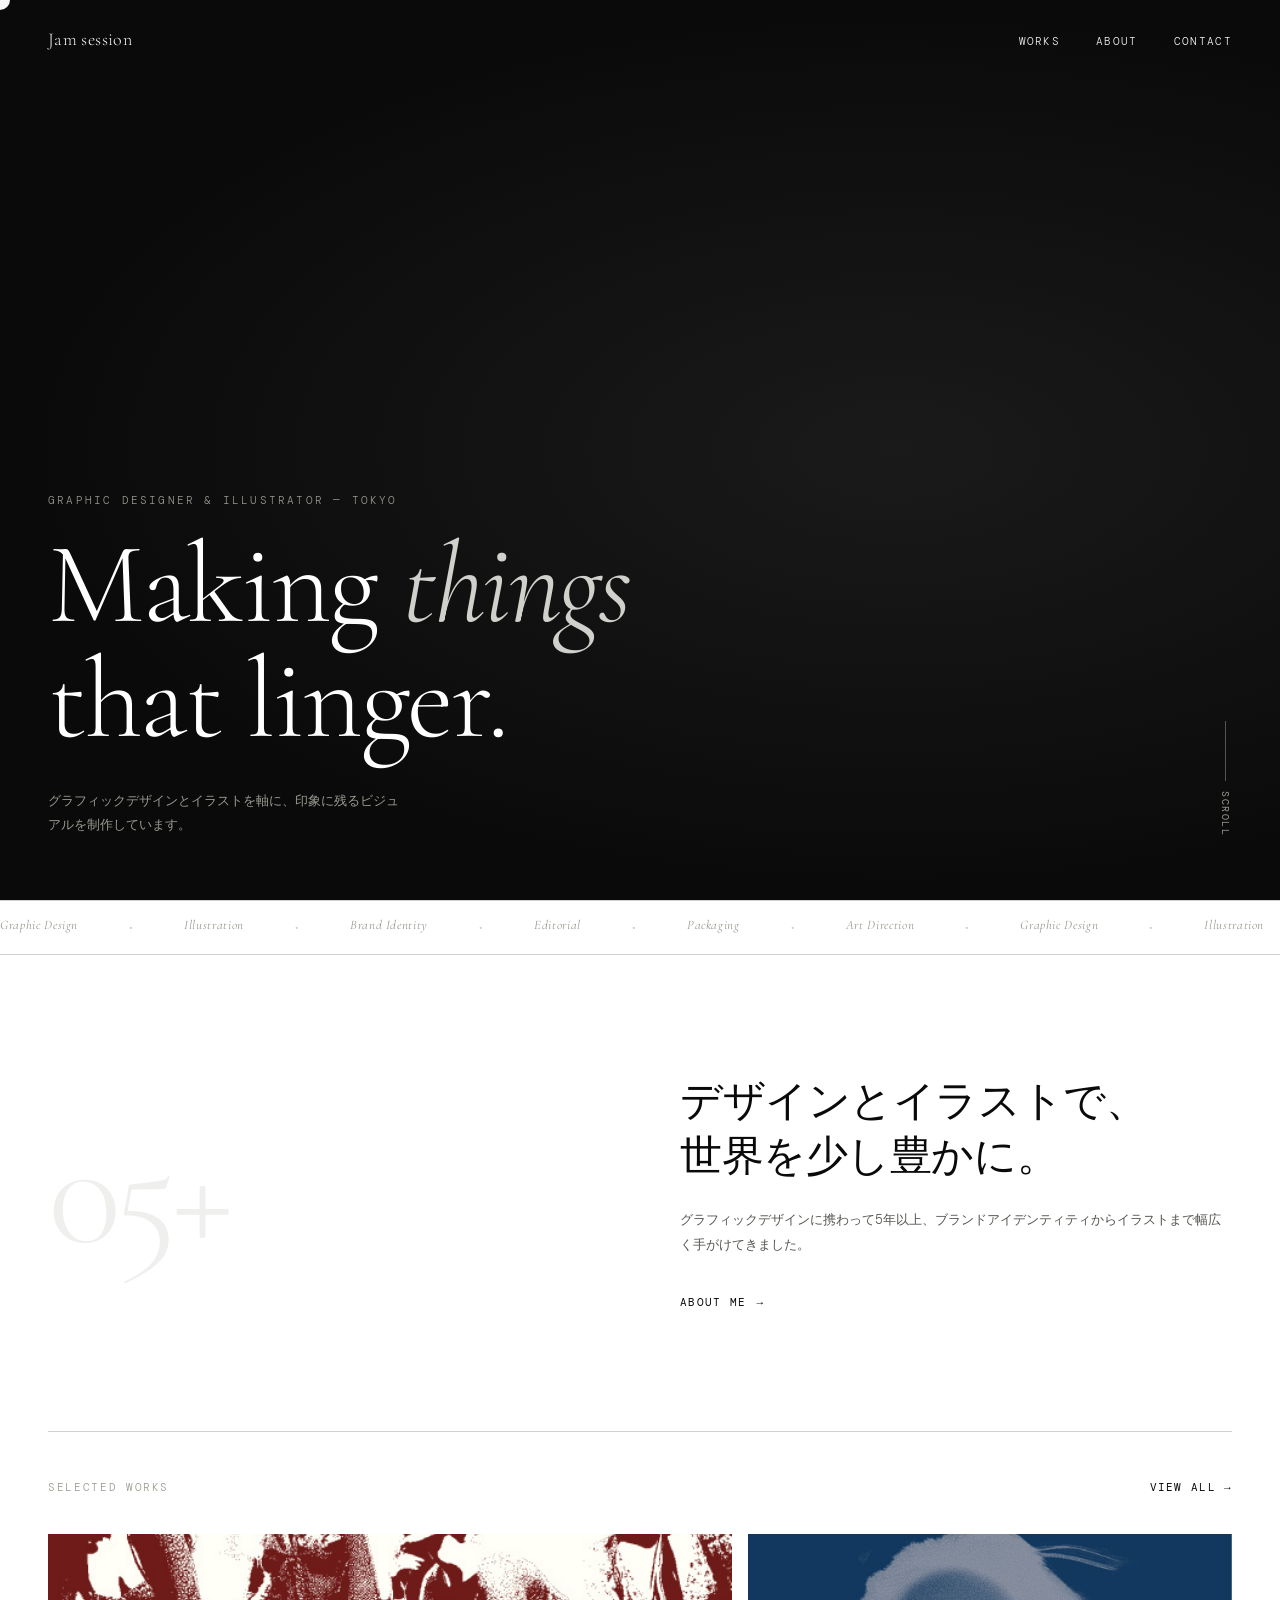
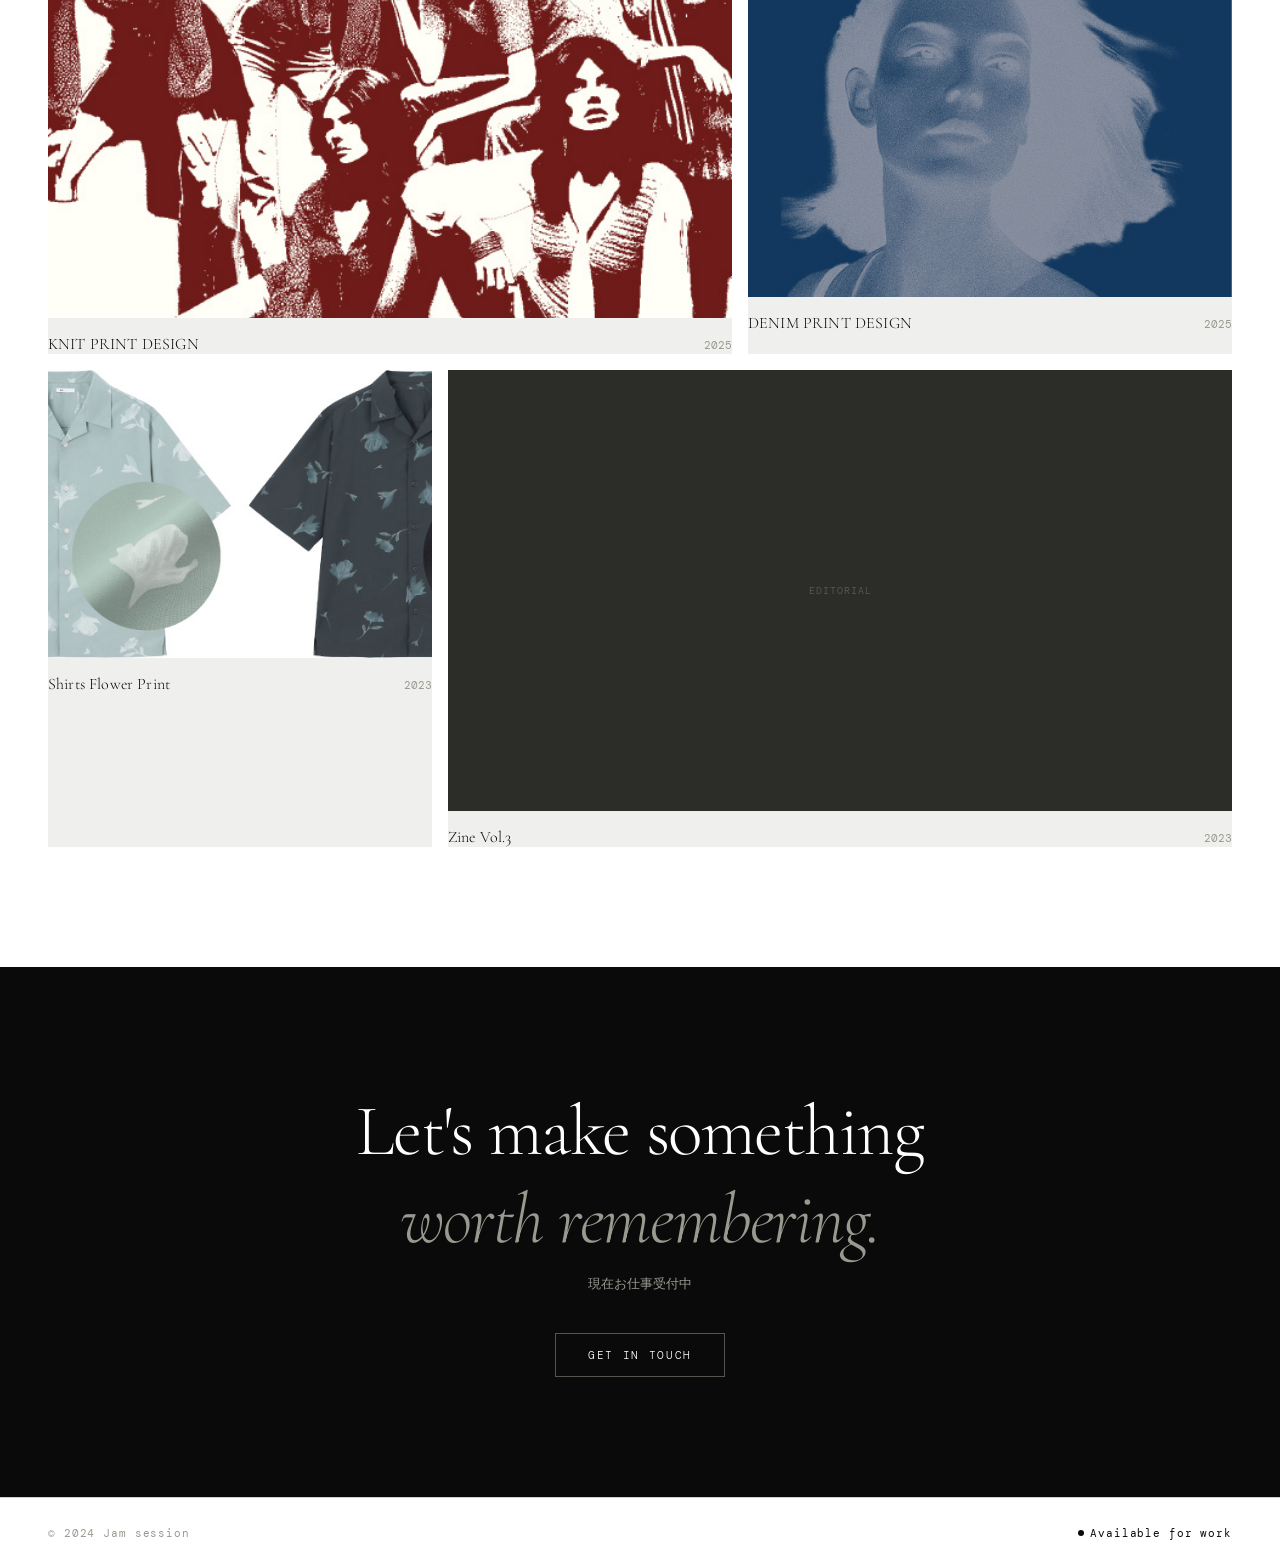
<file: index.html>
<!DOCTYPE html>
<html lang="ja">
<head>
  <meta charset="UTF-8" />
  <meta name="viewport" content="width=device-width, initial-scale=1.0" />
  <title>Jam session — Graphic Designer & Illustrator</title>
  <link rel="stylesheet" href="css/style.css" />
  <style>
    /* ── Hero ── */
    .hero {
      height: 100vh;
      background: var(--black);
      display: flex;
      flex-direction: column;
      justify-content: flex-end;
      padding: 0 48px 64px;
      position: relative;
      overflow: hidden;
    }

    .hero::before {
      content: '';
      position: absolute;
      inset: 0;
      background: radial-gradient(ellipse at 70% 50%, #1a1a1a 0%, var(--black) 70%);
    }

    .hero-eyebrow {
      font-size: 11px;
      font-weight: 300;
      color: var(--gray-500);
      letter-spacing: 0.2em;
      text-transform: uppercase;
      margin-bottom: 20px;
      position: relative;
      z-index: 1;
      opacity: 0;
      animation: fadeUp 1s var(--ease-out) 0.3s forwards;
    }

    .hero-title {
      font-family: var(--font-serif);
      font-size: clamp(56px, 9vw, 120px);
      font-weight: 300;
      color: var(--white);
      line-height: 1.0;
      letter-spacing: -0.02em;
      position: relative;
      z-index: 1;
      opacity: 0;
      animation: fadeUp 1.2s var(--ease-out) 0.5s forwards;
    }

    .hero-title em {
      font-style: italic;
      color: var(--gray-300);
    }

    .hero-sub {
      margin-top: 32px;
      font-size: 13px;
      font-weight: 300;
      color: var(--gray-500);
      line-height: 1.8;
      max-width: 360px;
      position: relative;
      z-index: 1;
      opacity: 0;
      animation: fadeUp 1s var(--ease-out) 0.8s forwards;
    }

    .hero-scroll {
      position: absolute;
      right: 48px;
      bottom: 64px;
      display: flex;
      flex-direction: column;
      align-items: center;
      gap: 10px;
      z-index: 1;
      opacity: 0;
      animation: fadeIn 1s var(--ease-out) 1.2s forwards;
    }

    .hero-scroll span {
      font-size: 10px;
      color: var(--gray-500);
      letter-spacing: 0.15em;
      text-transform: uppercase;
      writing-mode: vertical-rl;
    }

    .hero-scroll-line {
      width: 0.5px;
      height: 60px;
      background: var(--gray-700);
      position: relative;
      overflow: hidden;
    }

    .hero-scroll-line::after {
      content: '';
      position: absolute;
      top: -100%;
      left: 0;
      width: 100%;
      height: 100%;
      background: var(--gray-300);
      animation: scrollLine 2s var(--ease-in-out) 1.5s infinite;
    }

    @keyframes scrollLine {
      0% { top: -100%; }
      100% { top: 100%; }
    }

    @keyframes fadeUp {
      from { opacity: 0; transform: translateY(30px); }
      to { opacity: 1; transform: translateY(0); }
    }

    @keyframes fadeIn {
      from { opacity: 0; }
      to { opacity: 1; }
    }

    /* ── Marquee ── */
    .marquee-wrap {
      overflow: hidden;
      border-top: 0.5px solid var(--gray-300);
      border-bottom: 0.5px solid var(--gray-300);
      padding: 16px 0;
    }

    .marquee-track {
      display: flex;
      gap: 48px;
      animation: marquee 20s linear infinite;
      white-space: nowrap;
    }

    .marquee-item {
      font-family: var(--font-serif);
      font-size: 13px;
      font-style: italic;
      color: var(--gray-500);
      letter-spacing: 0.05em;
      flex-shrink: 0;
    }

    .marquee-dot {
      color: var(--gray-300);
    }

    @keyframes marquee {
      from { transform: translateX(0); }
      to { transform: translateX(-50%); }
    }

    /* ── About strip ── */
    .about-strip {
      padding: 120px 48px;
      display: grid;
      grid-template-columns: 1fr 1fr;
      gap: 80px;
      align-items: center;
    }

    .about-number {
      font-family: var(--font-serif);
      font-size: clamp(80px, 12vw, 160px);
      font-weight: 300;
      color: var(--gray-100);
      line-height: 1;
      letter-spacing: -0.04em;
    }

    .about-content h2 {
      font-family: var(--font-serif);
      font-size: clamp(28px, 4vw, 42px);
      font-weight: 300;
      line-height: 1.3;
      margin-bottom: 24px;
      letter-spacing: -0.01em;
    }

    .about-content p {
      font-size: 13px;
      font-weight: 300;
      color: var(--gray-700);
      line-height: 1.9;
      margin-bottom: 32px;
    }

    .text-link {
      font-size: 11px;
      letter-spacing: 0.12em;
      text-transform: uppercase;
      color: var(--black);
      display: inline-flex;
      align-items: center;
      gap: 10px;
    }

    .text-link::after {
      content: '→';
      transition: transform 0.3s var(--ease-out);
    }

    .text-link:hover::after {
      transform: translateX(6px);
    }

    /* ── Works section ── */
    .works-section {
      padding: 0 48px 120px;
    }

    .section-header {
      display: flex;
      justify-content: space-between;
      align-items: baseline;
      padding: 48px 0 40px;
      border-top: 0.5px solid var(--gray-300);
    }

    .section-label {
      font-size: 11px;
      font-weight: 300;
      letter-spacing: 0.15em;
      text-transform: uppercase;
      color: var(--gray-500);
    }

    .section-link {
      font-size: 11px;
      letter-spacing: 0.12em;
      text-transform: uppercase;
      display: inline-flex;
      align-items: center;
      gap: 8px;
      transition: gap 0.3s var(--ease-out);
    }

    .section-link:hover {
      gap: 14px;
    }

    .section-link::after { content: '→'; }

    /* Works grid */
    .works-grid {
      display: grid;
      grid-template-columns: repeat(12, 1fr);
      gap: 16px;
    }

    .work-card {
      position: relative;
      overflow: hidden;
      background: var(--gray-100);
      display: block;
    }

    .work-card:nth-child(1) { grid-column: span 7; }
    .work-card:nth-child(2) { grid-column: span 5; }
    .work-card:nth-child(3) { grid-column: span 4; }
    .work-card:nth-child(4) { grid-column: span 8; }

    .work-thumb {
      width: 100%;
      aspect-ratio: 4/3;
      display: flex;
      align-items: center;
      justify-content: center;
      overflow: hidden;
      position: relative;
    }

    .work-card:nth-child(1) .work-thumb,
    .work-card:nth-child(4) .work-thumb { aspect-ratio: 16/9; }

    .work-thumb-inner {
      width: 100%;
      height: 100%;
      transition: transform 0.8s var(--ease-out);
      display: flex;
      align-items: center;
      justify-content: center;
    }

    .work-card:hover .work-thumb-inner {
      transform: scale(1.04);
    }

    .work-thumb-label {
      font-size: 10px;
      color: var(--gray-500);
      letter-spacing: 0.1em;
      text-transform: uppercase;
    }

    .work-overlay {
      position: absolute;
      inset: 0;
      background: var(--black);
      opacity: 0;
      transition: opacity 0.4s var(--ease-out);
      display: flex;
      flex-direction: column;
      justify-content: flex-end;
      padding: 24px;
    }

    .work-card:hover .work-overlay {
      opacity: 0.85;
    }

    .work-overlay-title {
      font-family: var(--font-serif);
      font-size: 22px;
      font-weight: 300;
      color: var(--white);
      transform: translateY(10px);
      transition: transform 0.4s var(--ease-out);
      letter-spacing: -0.01em;
    }

    .work-overlay-cat {
      font-size: 10px;
      color: var(--gray-500);
      letter-spacing: 0.12em;
      text-transform: uppercase;
      margin-top: 4px;
      transform: translateY(10px);
      transition: transform 0.4s var(--ease-out) 0.05s;
    }

    .work-card:hover .work-overlay-title,
    .work-card:hover .work-overlay-cat {
      transform: translateY(0);
    }

    .work-info {
      padding: 16px 0 0;
      display: flex;
      justify-content: space-between;
      align-items: baseline;
    }

    .work-name {
      font-family: var(--font-serif);
      font-size: 16px;
      font-weight: 300;
      letter-spacing: 0.01em;
    }

    .work-year {
      font-size: 11px;
      color: var(--gray-500);
    }

    /* ── CTA section ── */
    .cta-section {
      padding: 120px 48px;
      background: var(--black);
      text-align: center;
    }

    .cta-section h2 {
      font-family: var(--font-serif);
      font-size: clamp(36px, 6vw, 72px);
      font-weight: 300;
      color: var(--white);
      letter-spacing: -0.02em;
      margin-bottom: 12px;
    }

    .cta-section h2 em {
      font-style: italic;
      color: var(--gray-500);
    }

    .cta-section p {
      font-size: 13px;
      color: var(--gray-500);
      margin-bottom: 40px;
    }

    .btn-outline {
      display: inline-block;
      border: 0.5px solid var(--gray-700);
      color: var(--white);
      font-family: var(--font-mono);
      font-size: 11px;
      font-weight: 300;
      letter-spacing: 0.15em;
      text-transform: uppercase;
      padding: 14px 32px;
      transition: background 0.3s, color 0.3s, border-color 0.3s;
    }

    .btn-outline:hover {
      background: var(--white);
      color: var(--black);
      border-color: var(--white);
    }

    @media (max-width: 768px) {
      .hero { padding: 0 24px 48px; }
      .hero-scroll { display: none; }
      .about-strip { grid-template-columns: 1fr; padding: 80px 24px; gap: 40px; }
      .works-section { padding: 0 24px 80px; }
      .work-card:nth-child(n) { grid-column: span 12; }
      .cta-section { padding: 80px 24px; }
    }
    .work-thumb-inner img {
      width: 100%;
      height: 100%;
      object-fit: cover;
    }
  </style>
</head>
<body>

  <div class="cursor"></div>

  <nav class="nav">
    <a href="index.html" class="nav-logo">Jam session</a>
    <ul class="nav-links">
      <li><a href="works.html">Works</a></li>
      <li><a href="about.html">About</a></li>
      <li><a href="contact.html">Contact</a></li>
    </ul>
  </nav>

  <!-- Hero -->
  <section class="hero">
    <p class="hero-eyebrow">Graphic Designer &amp; Illustrator — Tokyo</p>
    <h1 class="hero-title">Making <em>things</em><br>that linger.</h1>
    <p class="hero-sub">グラフィックデザインとイラストを軸に、印象に残るビジュアルを制作しています。</p>
    <div class="hero-scroll">
      <div class="hero-scroll-line"></div>
      <span>Scroll</span>
    </div>
  </section>

  <!-- Marquee -->
  <div class="marquee-wrap">
    <div class="marquee-track">
      <span class="marquee-item">Graphic Design</span>
      <span class="marquee-dot">·</span>
      <span class="marquee-item">Illustration</span>
      <span class="marquee-dot">·</span>
      <span class="marquee-item">Brand Identity</span>
      <span class="marquee-dot">·</span>
      <span class="marquee-item">Editorial</span>
      <span class="marquee-dot">·</span>
      <span class="marquee-item">Packaging</span>
      <span class="marquee-dot">·</span>
      <span class="marquee-item">Art Direction</span>
      <span class="marquee-dot">·</span>
      <span class="marquee-item">Graphic Design</span>
      <span class="marquee-dot">·</span>
      <span class="marquee-item">Illustration</span>
      <span class="marquee-dot">·</span>
      <span class="marquee-item">Brand Identity</span>
      <span class="marquee-dot">·</span>
      <span class="marquee-item">Editorial</span>
      <span class="marquee-dot">·</span>
      <span class="marquee-item">Packaging</span>
      <span class="marquee-dot">·</span>
      <span class="marquee-item">Art Direction</span>
      <span class="marquee-dot">·</span>
    </div>
  </div>

  <!-- About strip -->
  <section class="about-strip">
    <div class="about-number js-scroll-reveal">05+</div>
    <div class="about-content">
      <h2 class="js-scroll-reveal">デザインとイラストで、<br>世界を少し豊かに。</h2>
      <p class="js-scroll-reveal reveal-delay-1">グラフィックデザインに携わって5年以上、ブランドアイデンティティからイラストまで幅広く手がけてきました。</p>
      <a href="about.html" class="text-link js-scroll-reveal reveal-delay-2">About me</a>
    </div>
  </section>

  <!-- Works -->
  <section class="works-section">
    <div class="section-header js-scroll-reveal">
      <span class="section-label">Selected Works</span>
      <a href="works.html" class="section-link">View all</a>
    </div>

    <div class="works-grid">
      <a href="work-detail.html" class="work-card js-scroll-reveal">
        <div class="work-thumb">
          <div class="work-thumb-inner">
            <img src="Images/peopleknit.jpg" alt="Koto Branding">
          </div>
        </div>
        <div class="work-overlay">
          <div class="work-overlay-title">KNIT PRINT DESIGN</div>
          <div class="work-overlay-cat">Illustration · 2025</div>
        </div>
        <div class="work-info">
          <span class="work-name">KNIT PRINT DESIGN</span>
          <span class="work-year">2025</span>
        </div>
      </a>

      <a href="work-detail.html" class="work-card js-scroll-reveal reveal-delay-1">
        <div class="work-thumb">
          <div class="work-thumb-inner">
            <img src="Images/peopledenim.jpg" alt="ILLUSTRATION">
          </div>
        </div>
        <div class="work-overlay">
          <div class="work-overlay-title">DENIM PRINT DESIGN</div>
          <div class="work-overlay-cat">Illustration · 2025</div>
        </div>
        <div class="work-info">
          <span class="work-name">DENIM PRINT DESIGN</span>
          <span class="work-year">2025</span>
        </div>
      </a>

      <a href="work-detail.html" class="work-card js-scroll-reveal reveal-delay-2">
        <div class="work-thumb">
          <div class="work-thumb-inner" style="background: #d0cfc8;">
            <img src="Images/GUshirts.jpg" alt="ILLUSTRATION">
          </div>
        </div>
        <div class="work-overlay">
          <div class="work-overlay-title">Shirts Flower Print</div>
          <div class="work-overlay-cat">Graphic Design · 2023</div>
        </div>
        <div class="work-info">
          <span class="work-name">Shirts Flower Print</span>
          <span class="work-year">2023</span>
        </div>
      </a>

      <a href="work-detail.html" class="work-card js-scroll-reveal reveal-delay-3">
        <div class="work-thumb">
          <div class="work-thumb-inner" style="background: #2c2c28;">
            <span class="work-thumb-label" style="color:#555;">Editorial</span>
          </div>
        </div>
        <div class="work-overlay">
          <div class="work-overlay-title">Zine Vol.3</div>
          <div class="work-overlay-cat">Illustration · 2023</div>
        </div>
        <div class="work-info">
          <span class="work-name">Zine Vol.3</span>
          <span class="work-year">2023</span>
        </div>
      </a>
    </div>
  </section>

  <!-- CTA -->
  <section class="cta-section">
    <h2 class="js-scroll-reveal">Let's make something<br><em>worth remembering.</em></h2>
    <p class="js-scroll-reveal reveal-delay-1">現在お仕事受付中</p>
    <a href="contact.html" class="btn-outline js-scroll-reveal reveal-delay-2">Get in touch</a>
  </section>

  <footer class="footer">
    <div class="footer-left">© 2024 Jam session</div>
    <div class="footer-right">
      <div class="footer-dot"></div>
      Available for work
    </div>
  </footer>

  <script src="js/main.js"></script>
</body>
</html>
</file>
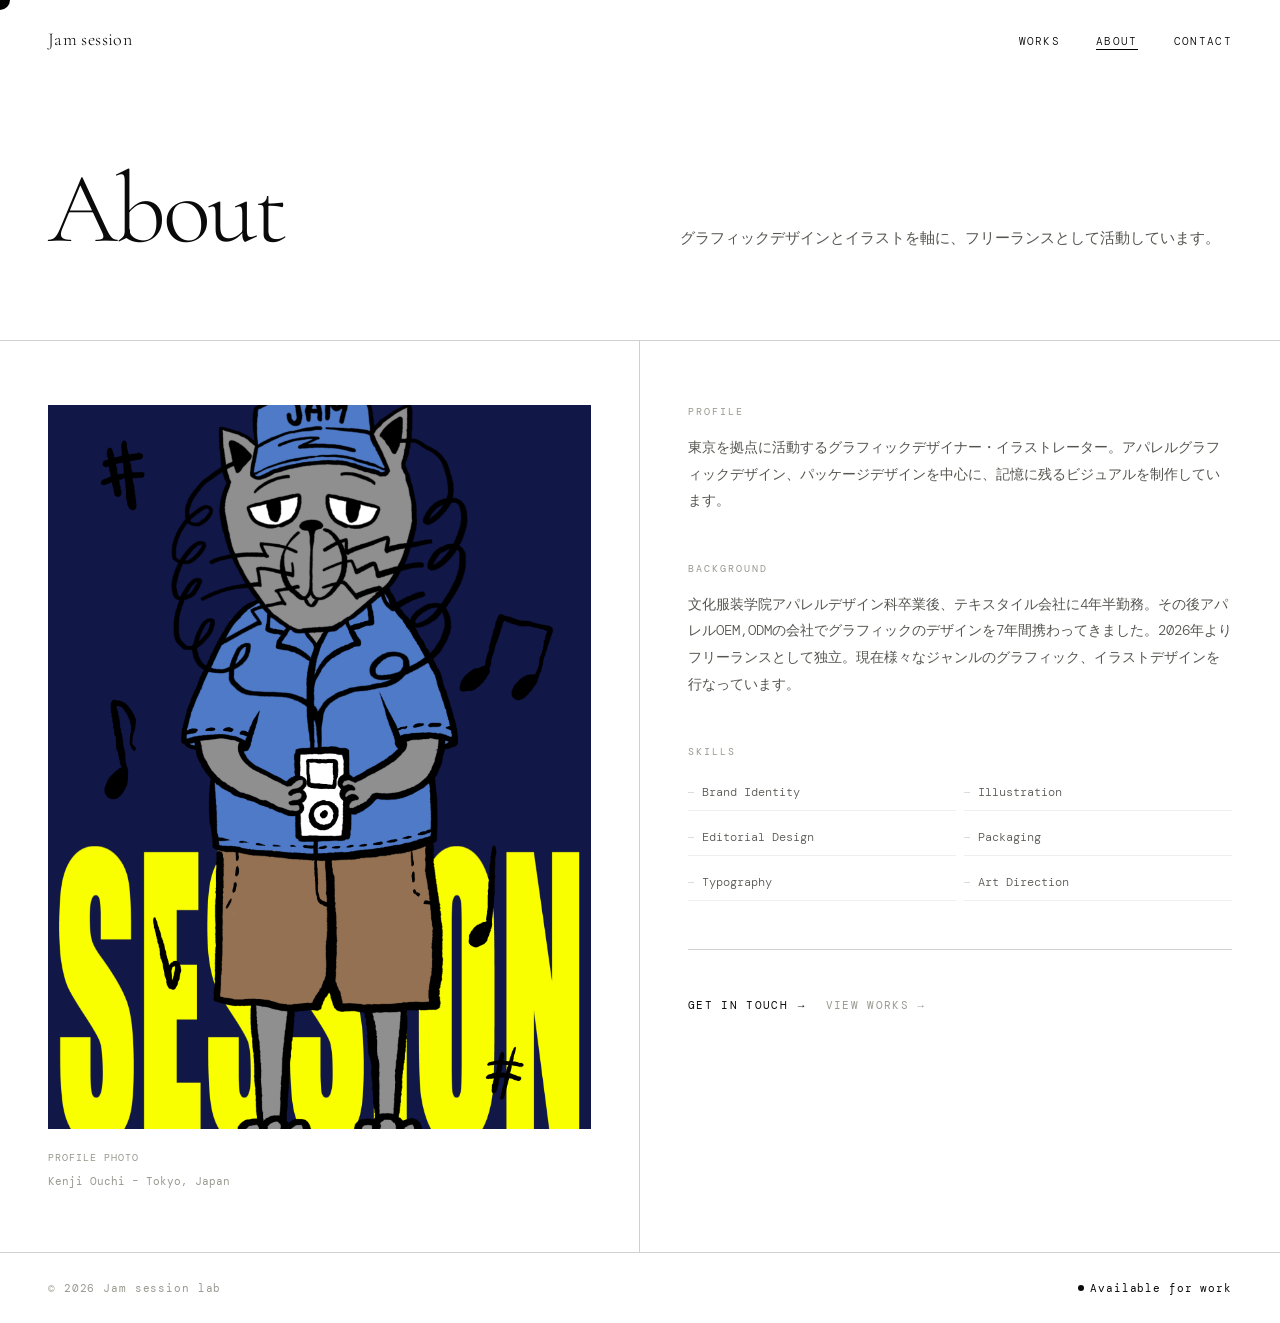
<file: about.html>
<!DOCTYPE html>
<html lang="ja">
<head>
  <meta charset="UTF-8" />
  <meta name="viewport" content="width=device-width, initial-scale=1.0" />
  <title>About — Jamssslab</title>
  <link rel="stylesheet" href="css/style.css" />
  <style>
    .about-hero {
      padding: 160px 48px 80px;
      display: grid;
      grid-template-columns: 1fr 1fr;
      gap: 80px;
      align-items: end;
      border-bottom: 0.5px solid var(--gray-300);
    }

    .about-hero h1 {
      font-family: var(--font-serif);
      font-size: clamp(48px, 8vw, 100px);
      font-weight: 300;
      letter-spacing: -0.03em;
      line-height: 1.0;
    }

    .about-hero h1 em {
      font-style: italic;
      color: var(--gray-500);
    }

    .about-hero-right {
      padding-bottom: 8px;
    }

    .about-hero-right p {
      font-size: 15px;
      font-weight: 300;
      line-height: 1.9;
      color: var(--gray-700);
    }

    .about-body {
      display: grid;
      grid-template-columns: 1fr 1fr;
    }

    .about-photo-col {
      padding: 64px 48px;
      border-right: 0.5px solid var(--gray-300);
    }

    .about-photo {
      width: 100%;
      aspect-ratio: 3/4;
      background: var(--gray-100);
      display: flex;
      align-items: center;
      justify-content: center;
      margin-bottom: 16px;
      overflow: hidden;
      position: relative;
    }

    .about-photo img {
      transition: transform 0.8s var(--ease-out);
    }

    .about-photo:hover img {
      transform: scale(1.03);
    }

    .about-photo-label {
      font-size: 10px;
      color: var(--gray-500);
      letter-spacing: 0.1em;
      text-transform: uppercase;
    }

    .about-photo-caption {
      font-size: 11px;
      color: var(--gray-500);
      margin-top: 8px;
    }

    .about-info-col {
      padding: 64px 48px;
    }

    .about-section {
      margin-bottom: 48px;
    }

    .about-section-label {
      font-size: 10px;
      letter-spacing: 0.2em;
      text-transform: uppercase;
      color: var(--gray-500);
      margin-bottom: 16px;
    }

    .about-section p {
      font-size: 14px;
      font-weight: 300;
      color: var(--gray-700);
      line-height: 1.9;
    }

    .skills-grid {
      display: grid;
      grid-template-columns: 1fr 1fr;
      gap: 8px;
    }

    .skill-item {
      font-size: 12px;
      font-weight: 300;
      color: var(--gray-700);
      padding: 10px 0;
      border-bottom: 0.5px solid var(--gray-100);
      display: flex;
      align-items: center;
      gap: 8px;
    }

    .skill-item::before {
      content: '—';
      color: var(--gray-300);
      font-size: 10px;
    }

    .about-cta {
      margin-top: 48px;
      padding-top: 48px;
      border-top: 0.5px solid var(--gray-300);
      display: flex;
      gap: 20px;
      align-items: center;
    }

    .text-link {
      font-size: 11px;
      letter-spacing: 0.12em;
      text-transform: uppercase;
      display: inline-flex;
      align-items: center;
      gap: 10px;
      transition: gap 0.3s var(--ease-out);
    }

    .text-link:hover { gap: 16px; }
    .text-link::after { content: '→'; }

    .text-link-muted {
      font-size: 11px;
      letter-spacing: 0.12em;
      text-transform: uppercase;
      color: var(--gray-500);
    }

    @media (max-width: 768px) {
      .about-hero { grid-template-columns: 1fr; padding: 120px 24px 60px; gap: 32px; }
      .about-body { grid-template-columns: 1fr; }
      .about-photo-col { padding: 40px 24px; border-right: none; border-bottom: 0.5px solid var(--gray-300); }
      .about-info-col { padding: 40px 24px; }
    }
  </style>
</head>
<body>

  <div class="cursor"></div>

  <nav class="nav">
    <a href="index.html" class="nav-logo">Jam session</a>
    <ul class="nav-links">
      <li><a href="works.html">Works</a></li>
      <li><a href="about.html" class="active">About</a></li>
      <li><a href="contact.html">Contact</a></li>
    </ul>
  </nav>

  <div class="about-hero">
    <h1 class="js-scroll-reveal">About</h1>
    <div class="about-hero-right js-scroll-reveal">
      <p>グラフィックデザインとイラストを軸に、フリーランスとして活動しています。</p>
    </div>
  </div>

  <div class="about-body">
  <div class="about-photo-col">
    <div class="about-photo js-scroll-reveal">
      <img src="Images/Jam cats.png" alt="Kenji Ouchi">
    </div>
    <span class="about-photo-label">Profile photo</span>
    <p class="about-photo-caption">Kenji Ouchi – Tokyo, Japan</p>
  </div>

    <div class="about-info-col">

      <div class="about-section js-scroll-reveal">
        <div class="about-section-label">Profile</div>
        <p>東京を拠点に活動するグラフィックデザイナー・イラストレーター。アパレルグラフィックデザイン、パッケージデザインを中心に、記憶に残るビジュアルを制作しています。</p>
      </div>

      <div class="about-section js-scroll-reveal">
        <div class="about-section-label">Background</div>
        <p>文化服装学院アパレルデザイン科卒業後、テキスタイル会社に4年半勤務。その後アパレルOEM,ODMの会社でグラフィックのデザインを7年間携わってきました。2026年よりフリーランスとして独立。現在様々なジャンルのグラフィック、イラストデザインを行なっています。</p>
      </div>

      <div class="about-section js-scroll-reveal">
        <div class="about-section-label">Skills</div>
        <div class="skills-grid">
          <span class="skill-item">Brand Identity</span>
          <span class="skill-item">Illustration</span>
          <span class="skill-item">Editorial Design</span>
          <span class="skill-item">Packaging</span>
          <span class="skill-item">Typography</span>
          <span class="skill-item">Art Direction</span>
        </div>
      </div>

      <div class="about-cta js-scroll-reveal">
        <a href="contact.html" class="text-link">Get in touch</a>
        <a href="works.html" class="text-link-muted">View works →</a>
      </div>

    </div>
  </div>

  <footer class="footer">
    <div class="footer-left">© 2026 Jam session lab</div>
    <div class="footer-right">
      <div class="footer-dot"></div>
      Available for work
    </div>
  </footer>

  <script src="js/main.js"></script>
</body>
</html>
</file>
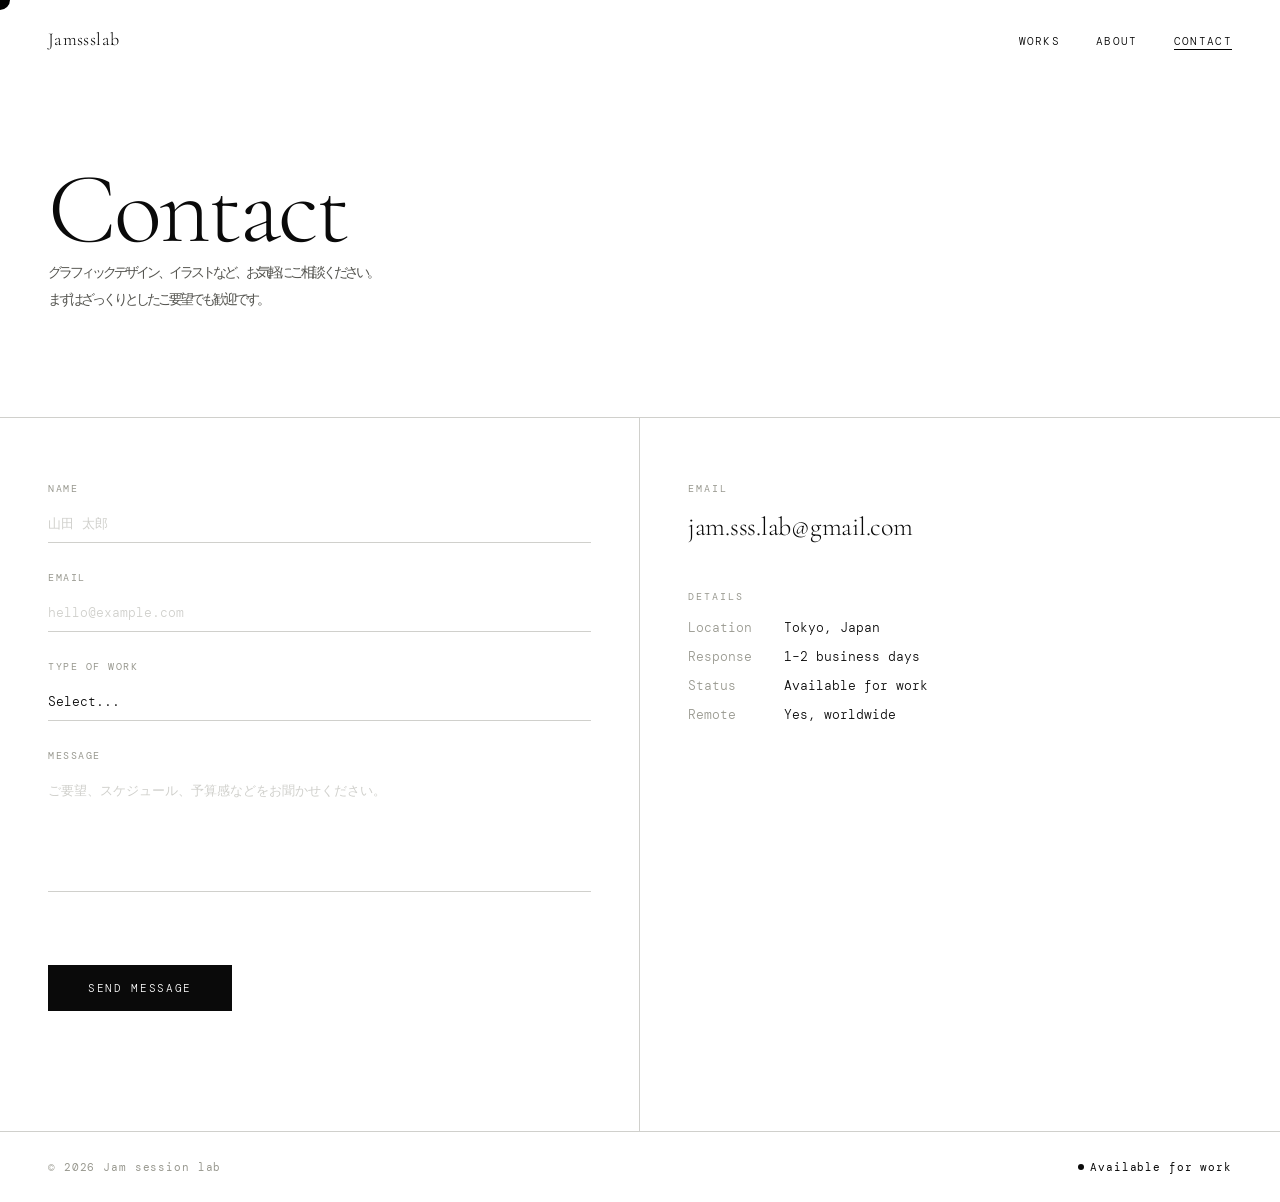
<file: contact.html>
<!DOCTYPE html>
<html lang="ja">
<head>
  <meta charset="UTF-8" />
  <meta name="viewport" content="width=device-width, initial-scale=1.0" />
  <title>Contact — Jam session</title>
  <link rel="stylesheet" href="css/style.css" />
  <style>
    .contact-hero {
      padding: 160px 48px 80px;
      border-bottom: 0.5px solid var(--gray-300);
    }

    .contact-hero h1 {
      font-family: var(--font-serif);
      font-size: clamp(48px, 8vw, 100px);
      font-weight: 300;
      letter-spacing: -0.03em;
      line-height: 1.0;
      margin-bottom: 24px;
    }

    .contact-hero h1 em {
      font-style: italic;
      color: var(--gray-500);
    }

    .contact-hero p {
      font-size: 14px;
      font-weight: 300;
      color: var(--gray-700);
      max-width: 480px;
      line-height: 1.9;
    }

    .contact-body {
      display: grid;
      grid-template-columns: 1fr 1fr;
    }

    .contact-form-col {
      padding: 64px 48px 120px;
      border-right: 0.5px solid var(--gray-300);
    }

    .form-group {
      margin-bottom: 28px;
    }

    .form-label {
      display: block;
      font-size: 10px;
      letter-spacing: 0.15em;
      text-transform: uppercase;
      color: var(--gray-500);
      margin-bottom: 10px;
    }

    .form-input,
    .form-textarea,
    .form-select {
      width: 100%;
      font-family: var(--font-mono);
      font-size: 13px;
      font-weight: 300;
      color: var(--black);
      background: transparent;
      border: none;
      border-bottom: 0.5px solid var(--gray-300);
      padding: 10px 0;
      outline: none;
      transition: border-color 0.3s;
      appearance: none;
    }

    .form-input:focus,
    .form-textarea:focus,
    .form-select:focus {
      border-color: var(--black);
    }

    .form-input::placeholder,
    .form-textarea::placeholder {
      color: var(--gray-300);
    }

    .form-textarea {
      min-height: 120px;
      resize: none;
    }

    .form-submit {
      margin-top: 40px;
      background: var(--black);
      color: var(--white);
      font-family: var(--font-mono);
      font-size: 11px;
      font-weight: 300;
      letter-spacing: 0.15em;
      text-transform: uppercase;
      padding: 16px 40px;
      border: none;
      cursor: none;
      transition: opacity 0.3s;
    }

    .form-submit:hover { opacity: 0.7; }

    .form-success {
      display: none;
      padding: 32px 0;
    }

    .form-success p {
      font-family: var(--font-serif);
      font-size: 22px;
      font-weight: 300;
      font-style: italic;
      color: var(--gray-500);
    }

    .contact-info-col {
      padding: 64px 48px 120px;
    }

    .contact-info-section {
      margin-bottom: 48px;
    }

    .contact-info-label {
      font-size: 10px;
      letter-spacing: 0.2em;
      text-transform: uppercase;
      color: var(--gray-500);
      margin-bottom: 16px;
    }

    .contact-email {
      font-family: var(--font-serif);
      font-size: clamp(18px, 2.5vw, 26px);
      font-weight: 300;
      color: var(--black);
      letter-spacing: -0.01em;
      transition: color 0.2s;
    }

    .contact-email:hover { color: var(--gray-500); }

    .contact-meta-list {
      display: flex;
      flex-direction: column;
      gap: 12px;
    }

    .contact-meta-item {
      display: flex;
      gap: 16px;
      font-size: 13px;
      font-weight: 300;
    }

    .contact-meta-key {
      color: var(--gray-500);
      min-width: 80px;
    }

    .contact-meta-val {
      color: var(--black);
    }

    @media (max-width: 768px) {
      .contact-hero { padding: 120px 24px 60px; }
      .contact-body { grid-template-columns: 1fr; }
      .contact-form-col { padding: 48px 24px 80px; border-right: none; border-bottom: 0.5px solid var(--gray-300); }
      .contact-info-col { padding: 48px 24px 80px; }
    }
  </style>
</head>
<body>

  <div class="cursor"></div>

  <nav class="nav">
    <a href="index.html" class="nav-logo">Jamssslab</a>
    <ul class="nav-links">
      <li><a href="works.html">Works</a></li>
      <li><a href="about.html">About</a></li>
      <li><a href="contact.html" class="active">Contact</a></li>
    </ul>
  </nav>

  <div class="contact-hero">
    <h1 class="js-scroll-reveal">Contact
    <p class="js-scroll-reveal">グラフィックデザイン、イラストなど、お気軽にご相談ください。</p><p class="js-scroll-reveal">まずはざっくりとしたご要望でも歓迎です。</p>
  </div>

  <div class="contact-body">
    <div class="contact-form-col">
      <form id="contactForm" class="js-scroll-reveal">
        <div class="form-group">
          <label class="form-label" for="name">Name</label>
          <input class="form-input" type="text" id="name" placeholder="山田 太郎" required />
        </div>
        <div class="form-group">
          <label class="form-label" for="email">Email</label>
          <input class="form-input" type="email" id="email" placeholder="hello@example.com" required />
        </div>
        <div class="form-group">
          <label class="form-label" for="type">Type of work</label>
          <select class="form-select" id="type">
            <option value="">Select...</option>
            <option>Branding / Logo</option>
            <option>Illustration</option>
            <option>Graphic Design</option>
            <option>Other</option>
          </select>
        </div>
        <div class="form-group">
          <label class="form-label" for="message">Message</label>
          <textarea class="form-textarea" id="message" placeholder="ご要望、スケジュール、予算感などをお聞かせください。" required></textarea>
        </div>
        <button type="submit" class="form-submit">Send message</button>
      </form>

      <div class="form-success" id="formSuccess">
        <p>Thank you. I'll get back to you within 1–2 business days.</p>
      </div>
    </div>

    <div class="contact-info-col">
      <div class="contact-info-section js-scroll-reveal">
        <div class="contact-info-label">Email</div>
        <a href="mailto:jam.sss.lab@gmail.com" class="contact-email">jam.sss.lab@gmail.com</a>
      </div>

      <div class="contact-info-section js-scroll-reveal">
        <div class="contact-info-label">Details</div>
        <div class="contact-meta-list">
          <div class="contact-meta-item">
            <span class="contact-meta-key">Location</span>
            <span class="contact-meta-val">Tokyo, Japan</span>
          </div>
          <div class="contact-meta-item">
            <span class="contact-meta-key">Response</span>
            <span class="contact-meta-val">1–2 business days</span>
          </div>
          <div class="contact-meta-item">
            <span class="contact-meta-key">Status</span>
            <span class="contact-meta-val">Available for work</span>
          </div>
          <div class="contact-meta-item">
            <span class="contact-meta-key">Remote</span>
            <span class="contact-meta-val">Yes, worldwide</span>
          </div>
        </div>
      </div>
    </div>
  </div>

  <footer class="footer">
    <div class="footer-left">© 2026 Jam session lab</div>
    <div class="footer-right">
      <div class="footer-dot"></div>
      Available for work
    </div>
  </footer>

  <script src="js/main.js"></script>
  <script>
    document.getElementById('contactForm').addEventListener('submit', function(e) {
      e.preventDefault();
      this.style.display = 'none';
      document.getElementById('formSuccess').style.display = 'block';
    });
  </script>
</body>
</html>
</file>
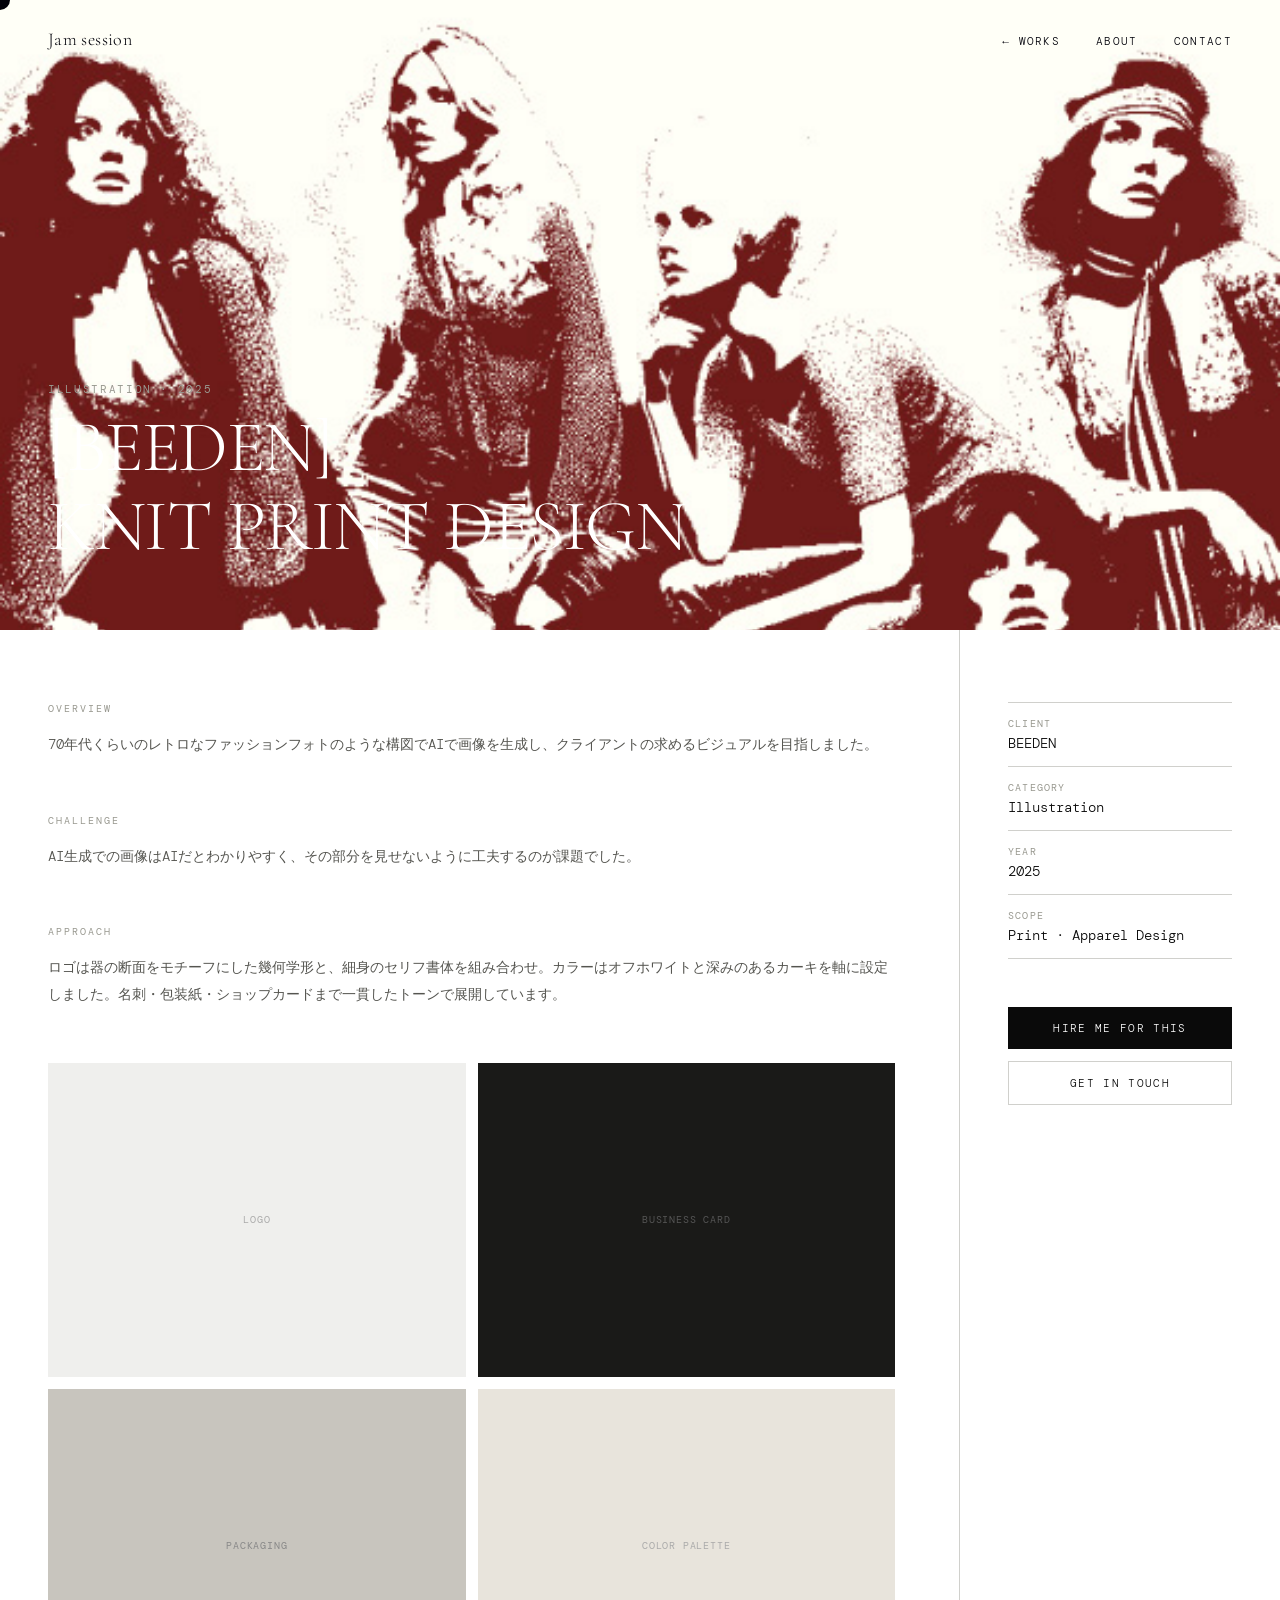
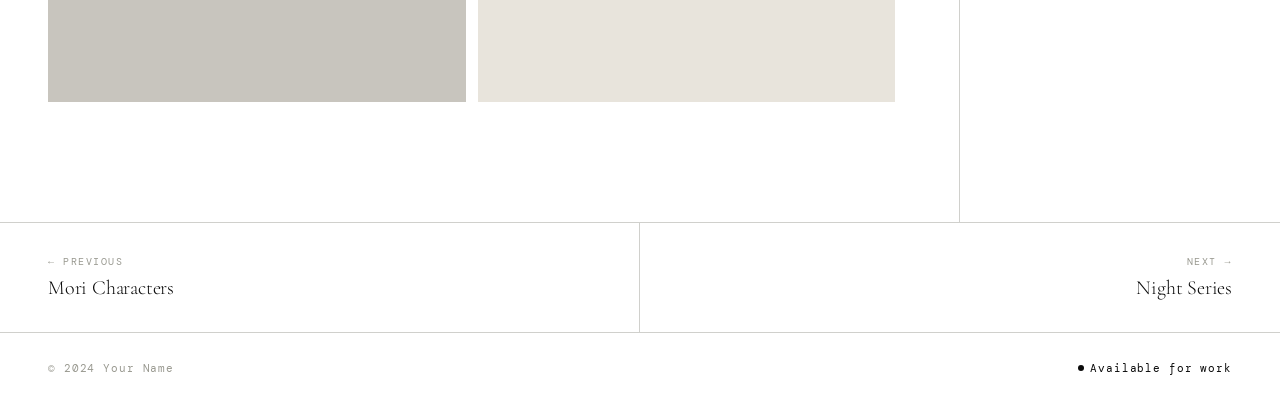
<file: work-detail.html>
<!DOCTYPE html>
<html lang="ja">
<head>
  <meta charset="UTF-8" />
  <meta name="viewport" content="width=device-width, initial-scale=1.0" />
  <title>Flower Alle Over — Jam session</title>
  <link rel="stylesheet" href="css/style.css" />
  <style>
    .detail-hero {
      height: 70vh;
      background: #1a1a18;
      display: flex;
      align-items: flex-end;
      padding: 0 48px 64px;
      position: relative;
      overflow: hidden;
    }

    
　　 .detail-hero::after {
      content: '';
      position: absolute;
      inset: 0;
      background: linear-gradient(
        to top,
        rgba(0, 0, 0, 0.75) 0%,
        rgba(0, 0, 0, 0.2) 50%,
        rgba(0, 0, 0, 0.1) 100%
      );
      z-index: 0;
    }

    .detail-hero-bg {
      position: absolute;
      inset: 0;
      opacity: 0;
      animation: fadeIn 1.2s var(--ease-out) forwards;
    }

    @keyframes fadeIn { to { opacity: 1; } }

    .detail-hero-content {
      position: relative;
      z-index: 1;
      opacity: 0;
      animation: fadeUp 1s var(--ease-out) 0.4s forwards;
    }

    @keyframes fadeUp {
      from { opacity: 0; transform: translateY(20px); }
      to { opacity: 1; transform: none; }
    }

    .detail-hero-cat {
      font-size: 11px;
      color: var(--gray-500);
      letter-spacing: 0.15em;
      text-transform: uppercase;
      margin-bottom: 12px;
    }

    .detail-hero h1 {
      font-family: var(--font-serif);
      font-size: clamp(36px, 6vw, 72px);
      font-weight: 300;
      color: var(--white);
      letter-spacing: -0.02em;
      line-height: 1.1;
    }

    .detail-body {
      display: grid;
      grid-template-columns: 1fr 320px;
      gap: 0;
    }

    .detail-main {
      padding: 72px 64px 120px 48px;
      border-right: 0.5px solid var(--gray-300);
    }

    .detail-section {
      margin-bottom: 56px;
    }

    .detail-section-label {
      font-size: 10px;
      letter-spacing: 0.2em;
      text-transform: uppercase;
      color: var(--gray-500);
      margin-bottom: 16px;
    }

    .detail-section p {
      font-size: 14px;
      font-weight: 300;
      color: var(--gray-700);
      line-height: 1.9;
    }

    .detail-img-grid {
      display: grid;
      grid-template-columns: 1fr 1fr;
      gap: 12px;
      margin-top: 12px;
    }

    .detail-img {
      aspect-ratio: 4/3;
      display: flex;
      align-items: center;
      justify-content: center;
    }

    .detail-img-label {
      font-size: 10px;
      letter-spacing: 0.08em;
      text-transform: uppercase;
    }

    .detail-sidebar {
      padding: 72px 48px 120px;
      position: sticky;
      top: 80px;
      align-self: start;
    }

    .meta-list {
      margin-bottom: 48px;
    }

    .meta-item {
      padding: 14px 0;
      border-bottom: 0.5px solid var(--gray-300);
      display: flex;
      flex-direction: column;
      gap: 4px;
    }

    .meta-item:first-child {
      border-top: 0.5px solid var(--gray-300);
    }

    .meta-key {
      font-size: 10px;
      color: var(--gray-500);
      letter-spacing: 0.12em;
      text-transform: uppercase;
    }

    .meta-val {
      font-size: 14px;
      font-weight: 300;
    }

    .cta-block {
      display: flex;
      flex-direction: column;
      gap: 12px;
    }

    .btn-fill {
      display: block;
      text-align: center;
      background: var(--black);
      color: var(--white);
      font-family: var(--font-mono);
      font-size: 11px;
      font-weight: 300;
      letter-spacing: 0.12em;
      text-transform: uppercase;
      padding: 14px;
      transition: opacity 0.2s;
    }

    .btn-fill:hover { opacity: 0.75; }

    .btn-line {
      display: block;
      text-align: center;
      border: 0.5px solid var(--gray-300);
      color: var(--black);
      font-family: var(--font-mono);
      font-size: 11px;
      font-weight: 300;
      letter-spacing: 0.12em;
      text-transform: uppercase;
      padding: 14px;
      transition: border-color 0.2s, background 0.2s;
    }

    .btn-line:hover {
      border-color: var(--black);
      background: var(--off-white);
    }

    .work-nav {
      display: grid;
      grid-template-columns: 1fr 1fr;
      border-top: 0.5px solid var(--gray-300);
    }

    .work-nav-item {
      padding: 32px 48px;
      display: flex;
      flex-direction: column;
      gap: 8px;
      transition: background 0.3s;
    }

    .work-nav-item:first-child {
      border-right: 0.5px solid var(--gray-300);
    }

    .work-nav-item:hover { background: var(--off-white); }

    .work-nav-dir {
      font-size: 10px;
      color: var(--gray-500);
      letter-spacing: 0.15em;
      text-transform: uppercase;
    }

    .work-nav-title {
      font-family: var(--font-serif);
      font-size: 20px;
      font-weight: 300;
      letter-spacing: -0.01em;
    }

    .work-nav-item:last-child {
      text-align: right;
    }

    @media (max-width: 768px) {
      .detail-hero { padding: 0 24px 48px; }
      .detail-body { grid-template-columns: 1fr; }
      .detail-main { padding: 48px 24px 80px; border-right: none; }
      .detail-sidebar { padding: 0 24px 80px; position: static; }
      .work-nav-item { padding: 24px; }
    }
  </style>
</head>
<body>

  <div class="cursor"></div>

  <nav class="nav">
    <a href="index.html" class="nav-logo">Jam session</a>
    <ul class="nav-links">
      <li><a href="works.html">← Works</a></li>
      <li><a href="about.html">About</a></li>
      <li><a href="contact.html">Contact</a></li>
    </ul>
  </nav>

  <div class="detail-hero">
    <div class="detail-hero-bg" style="
      background-image: url('Images/peopleknit.jpg');
      background-size: cover;
      background-position: center top;
  　"></div>
    <div class="detail-hero-content">
      <p class="detail-hero-cat">Illustration · 2025</p>
      <h1>[BEEDEN]<br>KNIT PRINT DESIGN</h1>
    </div>
  </div>

  <div class="detail-body">
    <div class="detail-main">

      <div class="detail-section js-scroll-reveal">
        <div class="detail-section-label">Overview</div>
        <p>70年代くらいのレトロなファッションフォトのような構図でAIで画像を生成し、クライアントの求めるビジュアルを目指しました。</p>
      </div>

      <div class="detail-section js-scroll-reveal">
        <div class="detail-section-label">Challenge</div>
        <p>AI生成での画像はAIだとわかりやすく、その部分を見せないように工夫するのが課題でした。</p>
      </div>

      <div class="detail-section js-scroll-reveal">
        <div class="detail-section-label">Approach</div>
        <p>ロゴは器の断面をモチーフにした幾何学形と、細身のセリフ書体を組み合わせ。カラーはオフホワイトと深みのあるカーキを軸に設定しました。名刺・包装紙・ショップカードまで一貫したトーンで展開しています。</p>
      </div>

      <div class="detail-img-grid js-scroll-reveal">
        <div class="detail-img" style="background: #efefed;">
          <span class="detail-img-label" style="color: #aaa;">Logo</span>
        </div>
        <div class="detail-img" style="background: #1a1a18;">
          <span class="detail-img-label" style="color: #555;">Business card</span>
        </div>
        <div class="detail-img" style="background: #c8c5be;">
          <span class="detail-img-label" style="color: #888;">Packaging</span>
        </div>
        <div class="detail-img" style="background: #e8e4dc;">
          <span class="detail-img-label" style="color: #aaa;">Color palette</span>
        </div>
      </div>

    </div>

    <aside class="detail-sidebar">
      <div class="meta-list js-scroll-reveal">
        <div class="meta-item">
          <span class="meta-key">Client</span>
          <span class="meta-val">BEEDEN</span>
        </div>
        <div class="meta-item">
          <span class="meta-key">Category</span>
          <span class="meta-val">Illustration</span>
        </div>
        <div class="meta-item">
          <span class="meta-key">Year</span>
          <span class="meta-val">2025</span>
        </div>
        <div class="meta-item">
          <span class="meta-key">Scope</span>
          <span class="meta-val">Print · Apparel Design</span>
        </div>
      </div>

      <div class="cta-block js-scroll-reveal">
        <a href="contact.html" class="btn-fill">Hire me for this</a>
        <a href="contact.html" class="btn-line">Get in touch</a>
      </div>
    </aside>
  </div>

  <div class="work-nav">
    <a href="work-detail.html" class="work-nav-item js-scroll-reveal">
      <span class="work-nav-dir">← Previous</span>
      <span class="work-nav-title">Mori Characters</span>
    </a>
    <a href="work-detail.html" class="work-nav-item js-scroll-reveal">
      <span class="work-nav-dir">Next →</span>
      <span class="work-nav-title">Night Series</span>
    </a>
  </div>

  <footer class="footer">
    <div class="footer-left">© 2024 Your Name</div>
    <div class="footer-right">
      <div class="footer-dot"></div>
      Available for work
    </div>
  </footer>

  <script src="js/main.js"></script>
</body>
</html>
</file>
<file: css/style.css>
@import url('https://fonts.googleapis.com/css2?family=Cormorant+Garamond:ital,wght@0,300;0,400;0,500;1,300;1,400&family=DM+Mono:wght@300;400&display=swap');

*, *::before, *::after {
  box-sizing: border-box;
  margin: 0;
  padding: 0;
}

:root {
  --white: #ffffff;
  --off-white: #f7f7f5;
  --gray-100: #efefed;
  --gray-300: #d0d0cc;
  --gray-500: #999990;
  --gray-700: #555550;
  --black: #0a0a0a;
  --font-serif: 'Cormorant Garamond', Georgia, serif;
  --font-mono: 'DM Mono', monospace;
  --ease-out: cubic-bezier(0.16, 1, 0.3, 1);
  --ease-in-out: cubic-bezier(0.65, 0, 0.35, 1);
}

html {
  font-family: var(--font-mono);
  background: var(--white);
  color: var(--black);
  -webkit-font-smoothing: antialiased;
  scroll-behavior: smooth;
}

body {
  min-height: 100vh;
  overflow-x: hidden;
}

a { text-decoration: none; color: inherit; }
img { display: block; width: 100%; height: 100%; object-fit: cover; }

/* ── Custom cursor ── */
*, *::before, *::after { cursor: none !important; }

.cursor {
  position: fixed;
  width: 8px;
  height: 8px;
  background: var(--black);
  border-radius: 50%;
  pointer-events: none;
  z-index: 9999;
  transform: translate(-50%, -50%);
  transition: width 0.3s var(--ease-out), height 0.3s var(--ease-out), background 0.3s;
  mix-blend-mode: difference;
}

.cursor.hover {
  width: 40px;
  height: 40px;
}

/* ── Nav ── */
.nav {
  position: fixed;
  top: 0;
  left: 0;
  right: 0;
  z-index: 100;
  display: flex;
  justify-content: space-between;
  align-items: center;
  padding: 28px 48px;
  mix-blend-mode: difference;
}

.nav-logo {
  font-family: var(--font-serif);
  font-size: 18px;
  font-weight: 300;
  color: var(--white);
  letter-spacing: 0.02em;
}

.nav-links {
  display: flex;
  gap: 36px;
  list-style: none;
}

.nav-links a {
  font-size: 11px;
  font-weight: 300;
  color: var(--white);
  letter-spacing: 0.12em;
  text-transform: uppercase;
  position: relative;
}

.nav-links a::after {
  content: '';
  position: absolute;
  bottom: -2px;
  left: 0;
  width: 0;
  height: 0.5px;
  background: var(--white);
  transition: width 0.4s var(--ease-out);
}

.nav-links a:hover::after,
.nav-links a.active::after {
  width: 100%;
}

/* ── Scroll reveal ── */
.reveal {
  opacity: 0;
  transform: translateY(32px);
  transition: opacity 0.9s var(--ease-out), transform 0.9s var(--ease-out);
}

.reveal.visible {
  opacity: 1;
  transform: translateY(0);
}

.reveal-delay-1 { transition-delay: 0.1s; }
.reveal-delay-2 { transition-delay: 0.2s; }
.reveal-delay-3 { transition-delay: 0.3s; }
.reveal-delay-4 { transition-delay: 0.4s; }

/* ── Section divider ── */
.divider {
  width: 100%;
  height: 0.5px;
  background: var(--gray-300);
}

/* ── Footer ── */
.footer {
  padding: 28px 48px;
  display: flex;
  justify-content: space-between;
  align-items: center;
  border-top: 0.5px solid var(--gray-300);
}

.footer-left {
  font-size: 11px;
  color: var(--gray-500);
  letter-spacing: 0.08em;
}

.footer-right {
  display: flex;
  align-items: center;
  gap: 6px;
  font-size: 11px;
  color: var(--black);
  letter-spacing: 0.08em;
}

.footer-dot {
  width: 6px;
  height: 6px;
  border-radius: 50%;
  background: var(--black);
  animation: pulse 2s infinite;
}

@keyframes pulse {
  0%, 100% { opacity: 1; }
  50% { opacity: 0.3; }
}

/* ── Scroll JS ── */
.js-scroll-reveal {
  opacity: 0;
  transform: translateY(40px);
  transition: opacity 1s var(--ease-out), transform 1s var(--ease-out);
}

.js-scroll-reveal.in-view {
  opacity: 1;
  transform: none;
}

/* ── Responsive ── */
@media (max-width: 768px) {
  .nav { padding: 20px 24px; }
  .footer { padding: 20px 24px; flex-direction: column; gap: 12px; }
}
/* ── カスタムカーソルのスタイル ── */
/* パソコン画面の時だけカスタムカーソルを有効にする */
@media (pointer: fine) {
  body {
    /* デフォルトの矢印カーソルを非表示にする */
    cursor: none;
  }
  
  /* リンクやボタンに乗ったときもデフォルトの指マークにさせない */
  a, button, .work-card, .filter-btn, .work-row {
    cursor: none !important;
  }

  .cursor {
    width: 20px;
    height: 20px;
    background-color: var(--white); /* 基本は白 */
    border-radius: 50%;
    position: fixed;
    transform: translate(-50%, -50%);
    pointer-events: none; /* マウスイベントを透過（クリックの邪魔をしない） */
    z-index: 99999; /* 一番手前に表示 */
    mix-blend-mode: difference; /* 【重要】背景が白なら黒、黒なら白に自動反転する魔法のプロパティ */
    transition: width 0.3s var(--ease-out), height 0.3s var(--ease-out), background-color 0.3s;
  }

  /* main.jsでリンクに乗った時に 'hover' クラスがつくので、その時の演出 */
  .cursor.hover {
    width: 50px; /* ホバー時に一回り大きくする */
    height: 50px;
    background-color: var(--white);
  }
}
</file>
